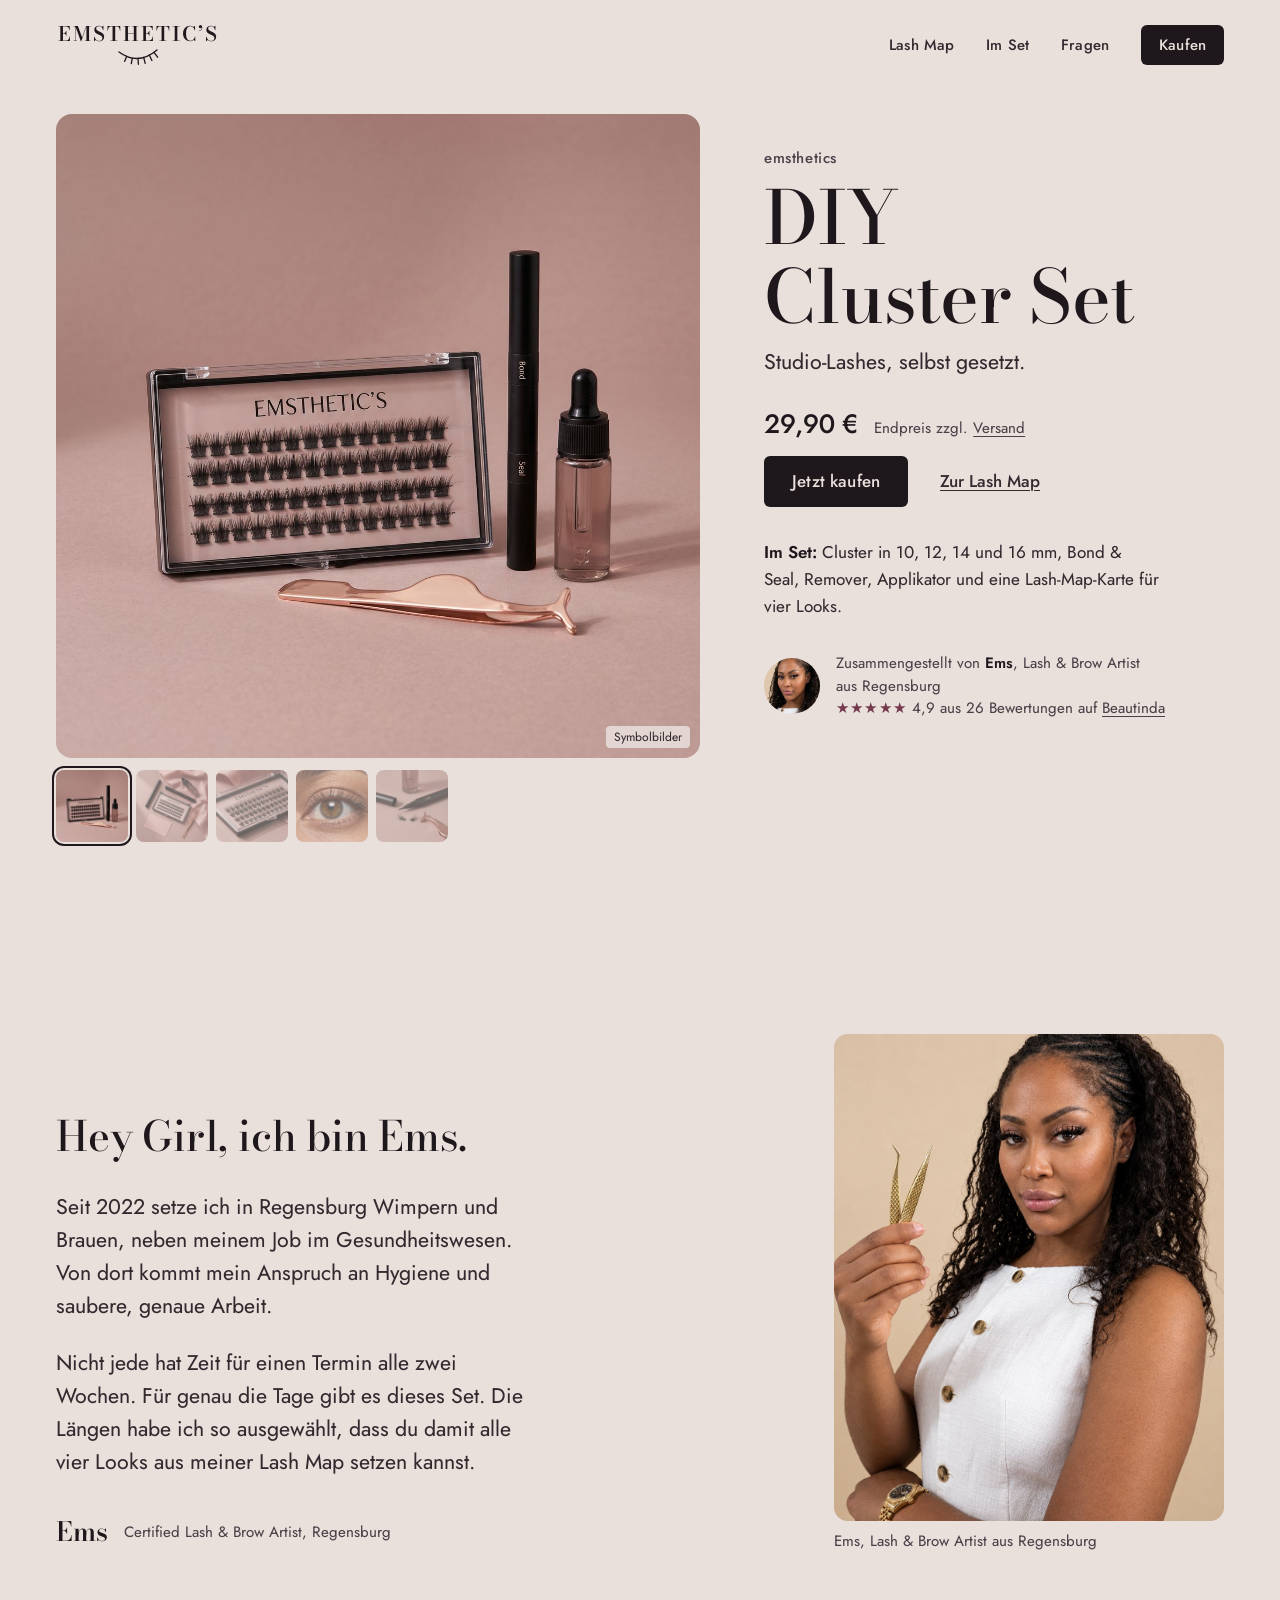
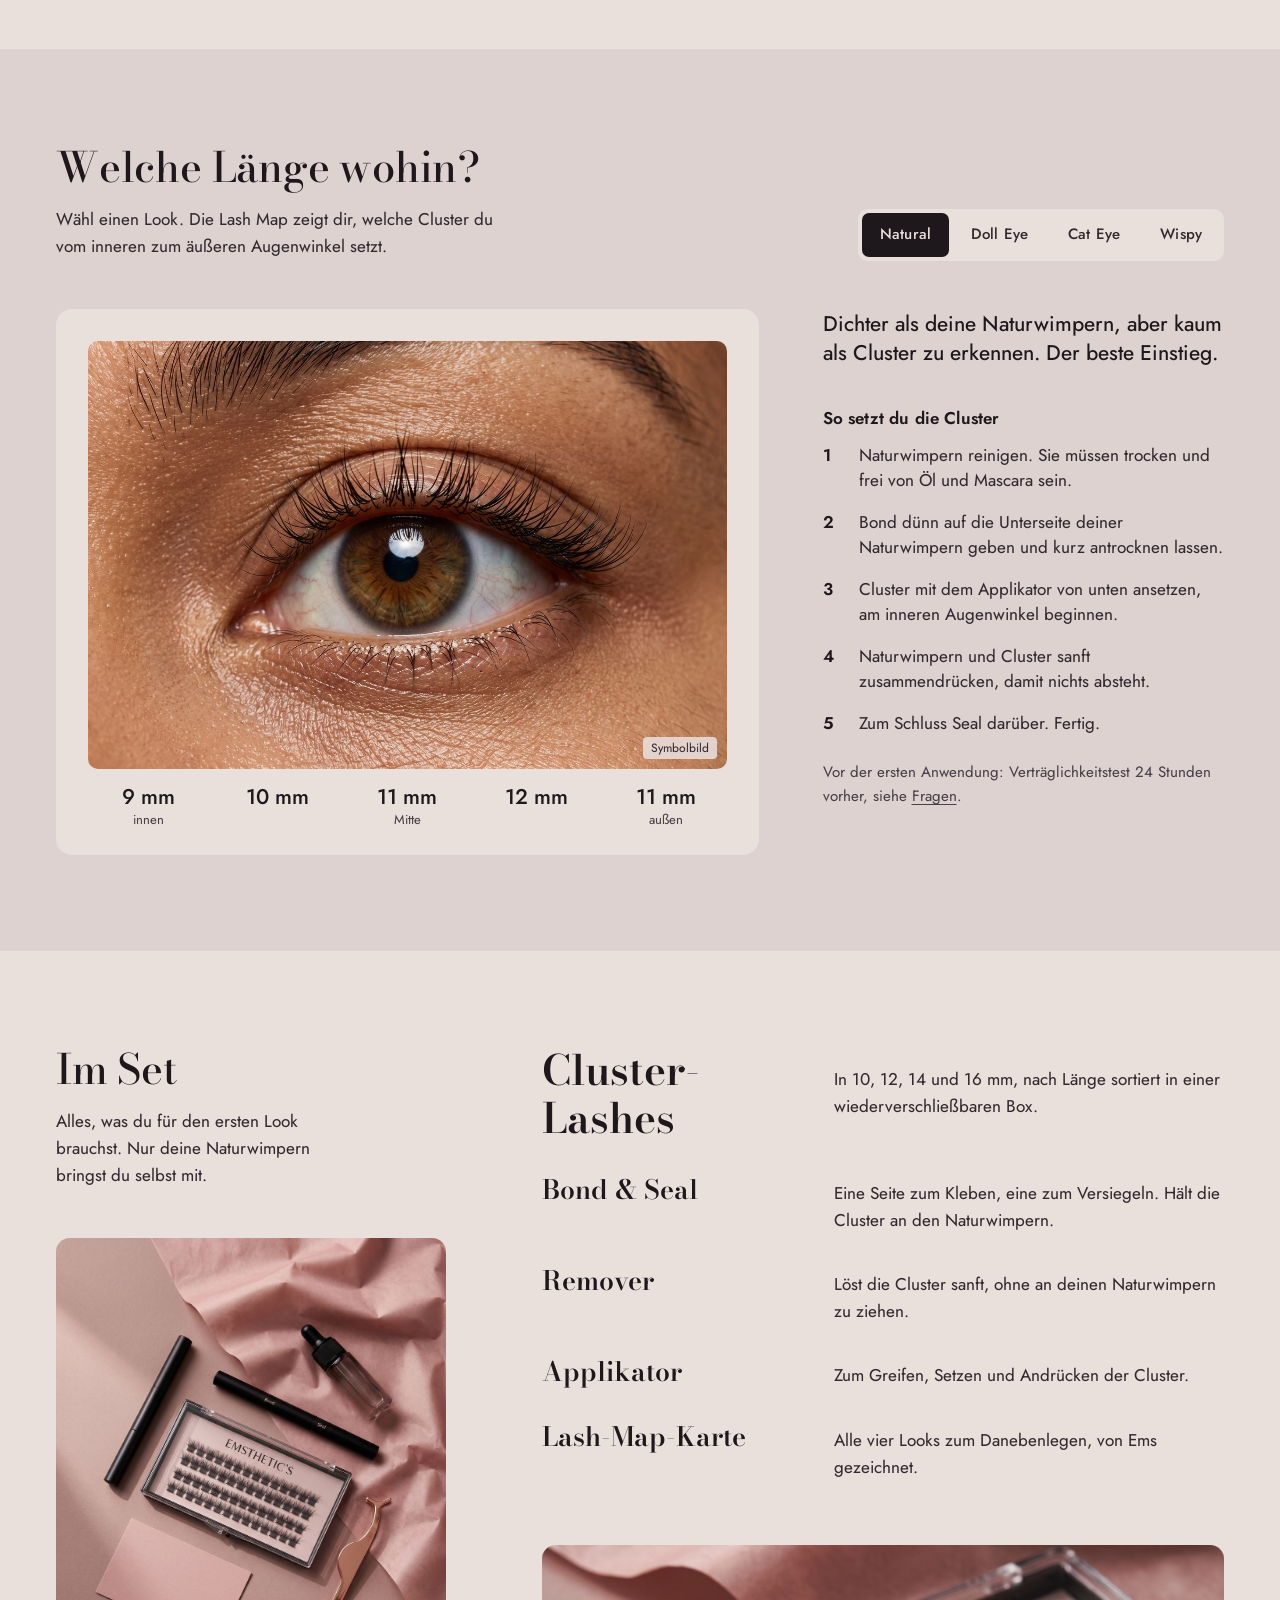
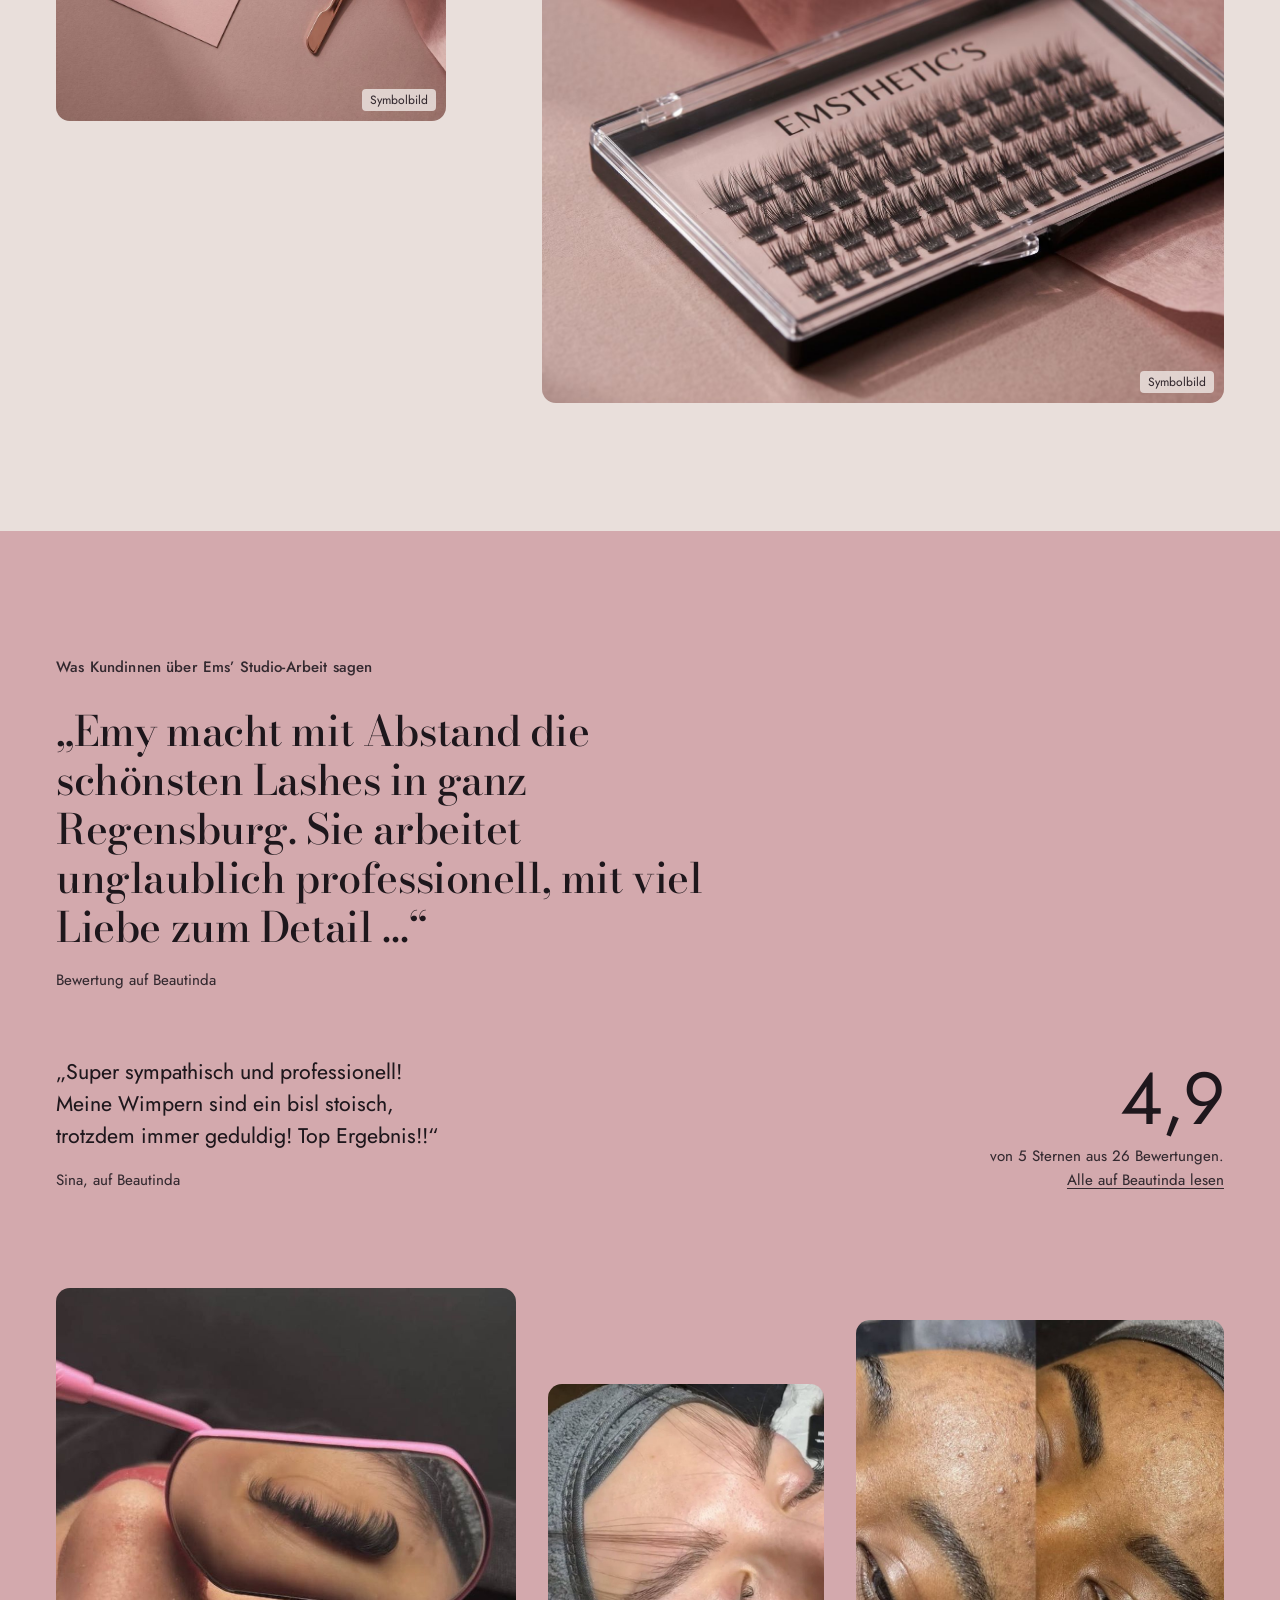
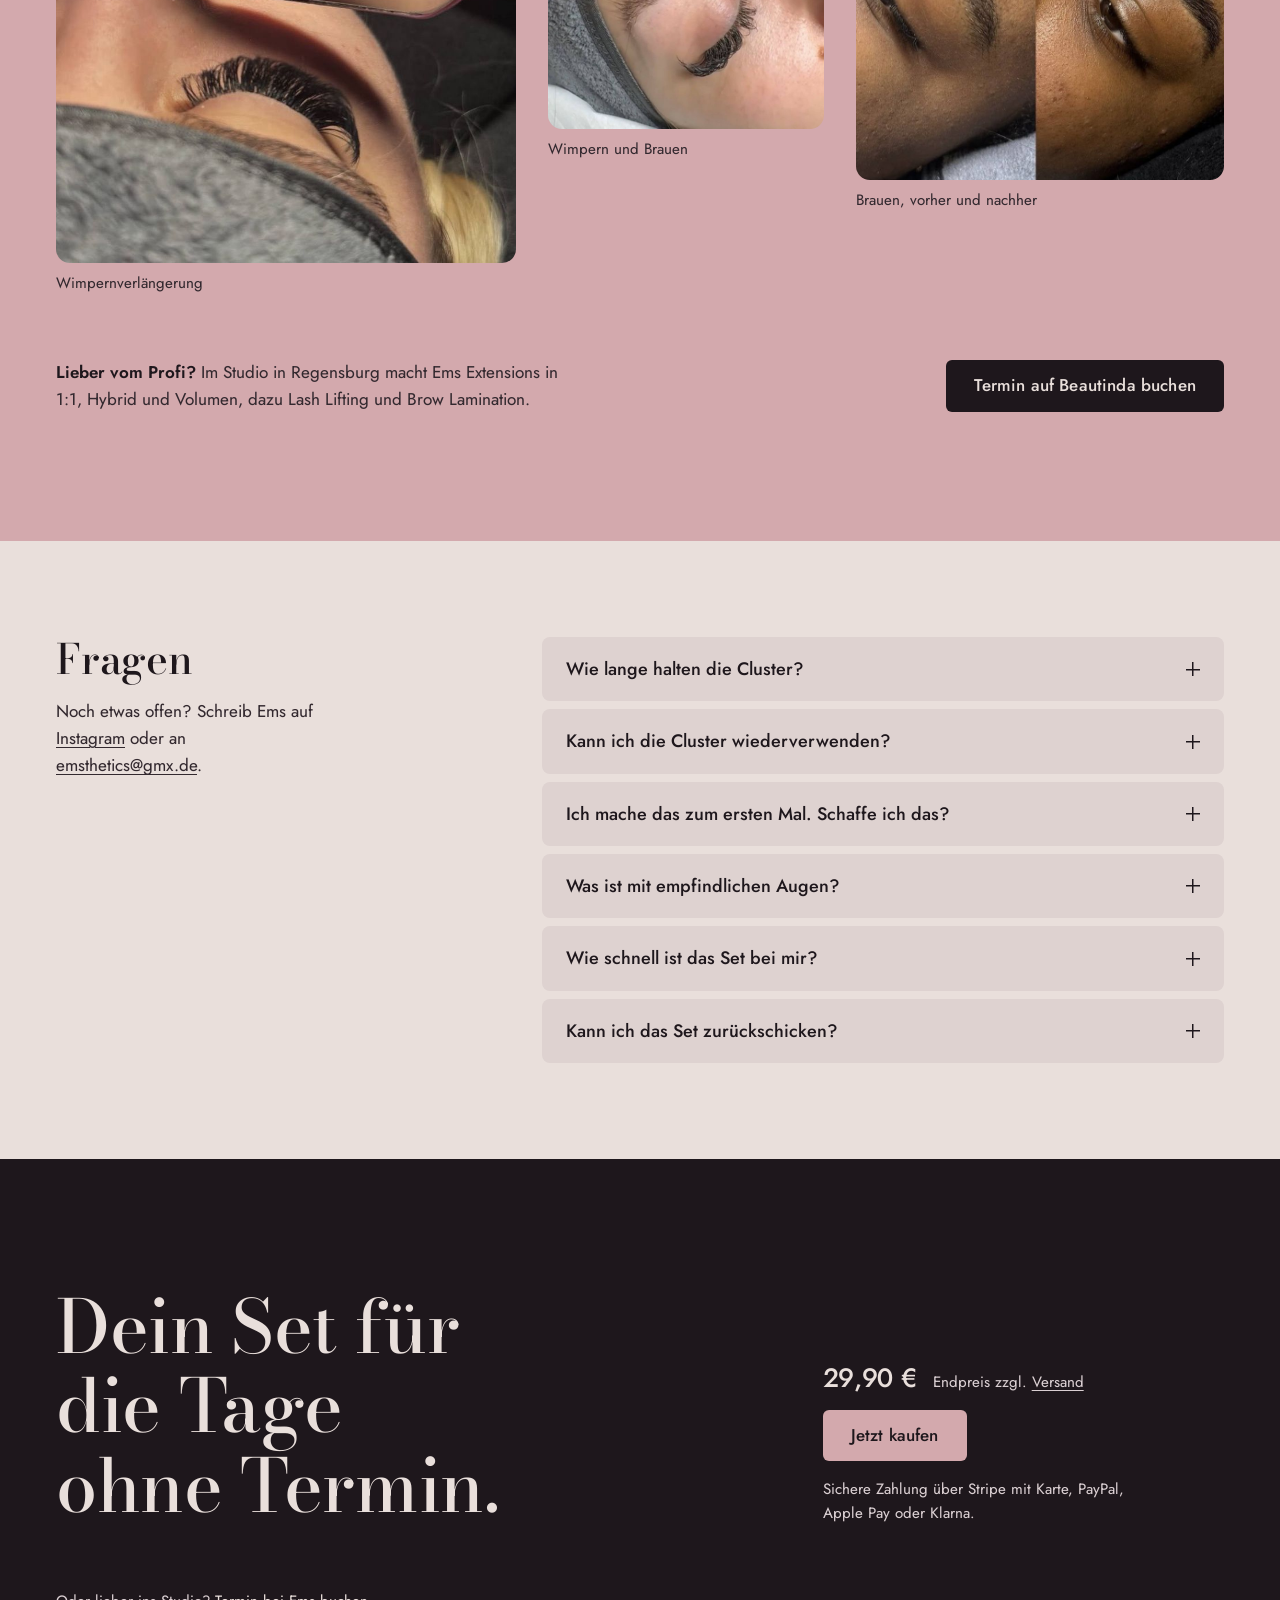
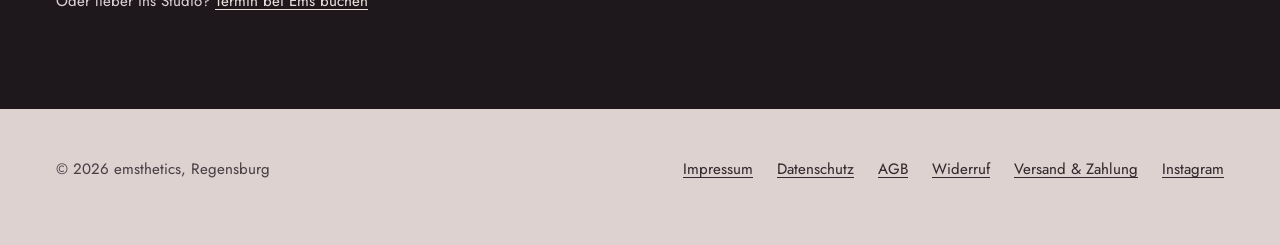
<file: index.html>
<!doctype html>
<html lang="de">
<head>
  <meta charset="utf-8">
  <meta name="viewport" content="width=device-width, initial-scale=1">
  <!-- VORSCHAU: noindex vor dem Livegang entfernen -->
  <meta name="robots" content="noindex, nofollow">
  <title>DIY Cluster Set von emsthetics | Studio-Lashes für zuhause</title>
  <meta name="description" content="Cluster-Lashes zum Selbstsetzen, zusammengestellt von Ems, Lash & Brow Artistin aus Regensburg. Mit Bond & Seal, Remover und Lash Map für vier Looks.">
  <meta name="theme-color" content="#e9dfdb">
  <meta property="og:title" content="DIY Cluster Set von emsthetics">
  <meta property="og:description" content="Studio-Lashes, selbst gesetzt. Zusammengestellt von Ems aus Regensburg.">
  <meta property="og:type" content="website">
  <link rel="icon" href="assets/img/favicon.svg" type="image/svg+xml">
  <link rel="preload" href="assets/img/set-packshot.jpg" as="image" fetchpriority="high">
  <link rel="preload" href="assets/fonts/bodoni-moda-latin.woff2" as="font" type="font/woff2" crossorigin>
  <link rel="preload" href="assets/fonts/jost-latin.woff2" as="font" type="font/woff2" crossorigin>
  <link rel="stylesheet" href="assets/css/style.css">
</head>
<body>
  <a class="skip" href="#inhalt">Zum Inhalt</a>

  <header class="site-header">
    <div class="wrap">
      <a class="brand" href="./" aria-label="emsthetics Startseite">
        <span class="brand__word">EMSTHETIC’S</span>
        <svg class="brand__eye" viewBox="0 0 44 20" fill="none" stroke="currentColor" stroke-width="1.3" stroke-linecap="round" aria-hidden="true">
          <path d="M3 6Q22 20 41 4"/>
          <path d="M10.6 10.4 8.6 15.4M16.3 12.1l-1 5.5M22 12.5l.4 5.8M27.7 11.5l1.5 5.8M33.4 9.2l2.5 5.4M38 6.4l3.6 4.8"/>
        </svg>
      </a>
      <nav class="nav" aria-label="Hauptnavigation">
        <a href="#lash-map">Lash Map</a>
        <a href="#set">Im Set</a>
        <a href="#fragen">Fragen</a>
        <a class="btn btn--sm" href="#kaufen" data-checkout>Kaufen</a>
      </nav>
    </div>
  </header>

  <main id="inhalt">

    <!-- HERO: Produkt zuerst, damit sofort klar ist, worum es geht -->
    <section class="hero" aria-labelledby="hero-title">
      <div class="wrap hero__grid">
        <div class="pg">
          <!-- KI-Symbolbilder (Gemini), vor Livegang durch echte Produktfotos ersetzen -->
          <div class="pg__frame">
            <div class="pg__track" id="pg-track" tabindex="0" aria-label="Produktbilder, zum Wechseln wischen">
            <figure class="pg__slide"><img src="assets/img/set-packshot.jpg" width="1200" height="1200" fetchpriority="high" decoding="async" alt="Das DIY Cluster Set: Box mit Clustern, Bond &amp; Seal, Remover und Applikator"></figure>
            <figure class="pg__slide"><img src="assets/img/set-flatlay.jpg" width="1000" height="1241" loading="lazy" decoding="async" alt="Alle Teile des Sets von oben"></figure>
            <figure class="pg__slide"><img src="assets/img/set-box-makro.jpg" width="1400" height="939" loading="lazy" decoding="async" alt="Cluster in vier Längen, sortiert in der Box"></figure>
            <figure class="pg__slide"><img src="assets/img/lash-natural.jpg" width="1200" height="805" loading="lazy" decoding="async" alt="Auge mit Cluster-Lashes im Look Natural"></figure>
            <figure class="pg__slide"><img src="assets/img/set-detail.jpg" width="1200" height="1200" loading="lazy" decoding="async" alt="Bond &amp; Seal Stift mit feiner Spitze und einzelne Cluster"></figure>
            </div>
            <span class="ki-label">Symbolbilder</span>
          </div>
          <div class="pg__thumbs" aria-label="Bild auswählen">
          <button type="button" aria-label="Bild 1: Set" aria-current="true"><img src="assets/img/thumb-set-packshot.jpg" width="160" height="160" alt=""></button>
          <button type="button" aria-label="Bild 2: Alles im Set" aria-current="false"><img src="assets/img/thumb-set-flatlay.jpg" width="160" height="160" alt=""></button>
          <button type="button" aria-label="Bild 3: Cluster-Box" aria-current="false"><img src="assets/img/thumb-set-box-makro.jpg" width="160" height="160" alt=""></button>
          <button type="button" aria-label="Bild 4: Am Auge" aria-current="false"><img src="assets/img/thumb-lash-natural.jpg" width="160" height="160" alt=""></button>
          <button type="button" aria-label="Bild 5: Bond &amp; Seal" aria-current="false"><img src="assets/img/thumb-set-detail.jpg" width="160" height="160" alt=""></button>
          </div>
        </div>

        <div class="hero__info">
          <p class="hero__kicker">emsthetics</p>
          <h1 id="hero-title">DIY Cluster Set</h1>
          <p class="hero__tagline">Studio-Lashes, selbst gesetzt.</p>

          <div class="buy" id="hero-buy">
            <p class="price">
              <!-- PLATZHALTER: Preis + Hinweis anpassen -->
              <span class="price__amount" data-price>29,90&nbsp;€</span>
              <span class="price__note">Endpreis zzgl. <a href="versand.html">Versand</a></span>
            </p>
            <div class="buy__actions">
              <a class="btn" href="#kaufen" data-checkout>Jetzt kaufen</a>
              <a class="link-quiet" href="#lash-map">Zur Lash Map</a>
            </div>
          </div>

          <!-- PLATZHALTER: an den echten Set-Inhalt anpassen -->
          <p class="hero__contents"><strong>Im Set:</strong> Cluster in 10, 12, 14 und 16 mm, Bond &amp; Seal, Remover, Applikator und eine Lash-Map-Karte für vier Looks.</p>

          <div class="by-ems">
            <img src="assets/img/ems-avatar.jpg" width="144" height="144" alt="">
            <p>Zusammengestellt von <strong>Ems</strong>, Lash &amp; Brow Artist aus Regensburg<br><span class="stars" aria-hidden="true">★★★★★</span> 4,9 aus 26 Bewertungen auf <a href="https://beautinda.de/artist/fUSm0AsC8kNRrEc2CpgLHMmDyXz2" rel="noopener">Beautinda</a></p>
          </div>
        </div>
      </div>
    </section>

    <!-- VON EMS -->
    <section class="letter" aria-labelledby="ems-title">
      <div class="wrap letter__grid">
        <div>
          <h2 id="ems-title">Hey Girl, ich bin Ems.</h2>
          <div class="letter__body">
            <!-- PLATZHALTER: Text mit Ems abstimmen -->
            <p>Seit 2022 setze ich in Regensburg Wimpern und Brauen, neben meinem Job im Gesundheitswesen. Von dort kommt mein Anspruch an Hygiene und saubere, genaue Arbeit.</p>
            <p>Nicht jede hat Zeit für einen Termin alle zwei Wochen. Für genau die Tage gibt es dieses Set. Die Längen habe ich so ausgewählt, dass du damit alle vier Looks aus meiner Lash Map setzen kannst.</p>
          </div>
          <div class="letter__sign">
            <span class="letter__sign-name">Ems</span>
            <span class="letter__sign-meta">Certified Lash &amp; Brow Artist, Regensburg</span>
          </div>
        </div>

        <figure class="letter__figure">
          <img src="assets/img/ems.jpg" width="1254" height="1254" loading="lazy" decoding="async" alt="Ems, Lash &amp; Brow Artistin aus Regensburg, mit ihrer Wimpern-Pinzette">
          <figcaption>Ems, Lash &amp; Brow Artist aus Regensburg</figcaption>
        </figure>
      </div>
    </section>

    <!-- LASH MAP -->
    <section class="map" id="lash-map" aria-labelledby="map-title">
      <div class="wrap">
        <div class="map__head">
          <div>
            <h2 id="map-title">Welche Länge wohin?</h2>
            <p>Wähl einen Look. Die Lash Map zeigt dir, welche Cluster du vom inneren zum äußeren Augenwinkel setzt.</p>
          </div>
          <div class="looks" role="tablist" aria-label="Look auswählen">
            <button type="button" role="tab" aria-selected="true" aria-controls="map-panel" data-look="natural">Natural</button>
            <button type="button" role="tab" aria-selected="false" aria-controls="map-panel" data-look="doll">Doll Eye</button>
            <button type="button" role="tab" aria-selected="false" aria-controls="map-panel" data-look="cat">Cat Eye</button>
            <button type="button" role="tab" aria-selected="false" aria-controls="map-panel" data-look="wispy">Wispy</button>
          </div>
        </div>

        <div class="map__grid" id="map-panel" role="tabpanel" aria-labelledby="map-title">
          <div class="map__stage">
            <!-- KI-Symbolbilder (Gemini), vor Livegang durch echte Fotos ersetzen -->
            <figure class="look-photo">
              <img id="look-img" src="assets/img/lash-natural.jpg" width="1200" height="805" loading="lazy" decoding="async" alt="Auge mit Cluster-Lashes im Look Natural">
              <figcaption class="ki-label">Symbolbild</figcaption>
            </figure>
            <ol class="zones" id="zones" aria-label="Längen von innen nach außen">
              <li><span class="mm">9 mm</span><span class="where">innen</span></li>
              <li><span class="mm">10 mm</span><span class="where">&nbsp;</span></li>
              <li><span class="mm">11 mm</span><span class="where">Mitte</span></li>
              <li><span class="mm">12 mm</span><span class="where">&nbsp;</span></li>
              <li><span class="mm">11 mm</span><span class="where">außen</span></li>
            </ol>
          </div>

          <div>
            <p class="look-text" id="look-text" aria-live="polite">Dichter als deine Naturwimpern, aber kaum als Cluster zu erkennen. Der beste Einstieg.</p>

            <div class="steps">
              <h3>So setzt du die Cluster</h3>
              <ol>
                <li>Naturwimpern reinigen. Sie müssen trocken und frei von Öl und Mascara sein.</li>
                <li>Bond dünn auf die Unterseite deiner Naturwimpern geben und kurz antrocknen lassen.</li>
                <li>Cluster mit dem Applikator von unten ansetzen, am inneren Augenwinkel beginnen.</li>
                <li>Naturwimpern und Cluster sanft zusammendrücken, damit nichts absteht.</li>
                <li>Zum Schluss Seal darüber. Fertig.</li>
              </ol>
              <p class="steps__hint">Vor der ersten Anwendung: Verträglichkeitstest 24 Stunden vorher, siehe <a href="#fragen">Fragen</a>.</p>
            </div>
          </div>
        </div>
      </div>
    </section>

    <!-- IM SET -->
    <section class="set" id="set" aria-labelledby="set-title">
      <div class="wrap set__grid">
        <div class="set__intro">
          <h2 id="set-title">Im Set</h2>
          <p>Alles, was du für den ersten Look brauchst. Nur deine Naturwimpern bringst du selbst mit.</p>
          <!-- KI-Symbolbild (Gemini), vor Livegang durch ein echtes Produktfoto ersetzen -->
          <figure class="set__photo">
            <img src="assets/img/set-flatlay.jpg" width="1000" height="1241" loading="lazy" decoding="async" alt="Das DIY Cluster Set: Box mit Clustern, Bond &amp; Seal, Remover, Applikator und Karte">
            <figcaption class="ki-label">Symbolbild</figcaption>
          </figure>
        </div>
        <div>
        <!-- PLATZHALTER: Inhalt an das echte Set anpassen -->
        <dl class="contents">
          <div>
            <dt>Cluster-Lashes</dt>
            <dd>In 10, 12, 14 und 16 mm, nach Länge sortiert in einer wiederverschließbaren Box.</dd>
          </div>
          <div>
            <dt>Bond &amp; Seal</dt>
            <dd>Eine Seite zum Kleben, eine zum Versiegeln. Hält die Cluster an den Naturwimpern.</dd>
          </div>
          <div>
            <dt>Remover</dt>
            <dd>Löst die Cluster sanft, ohne an deinen Naturwimpern zu ziehen.</dd>
          </div>
          <div>
            <dt>Applikator</dt>
            <dd>Zum Greifen, Setzen und Andrücken der Cluster.</dd>
          </div>
          <div>
            <dt>Lash-Map-Karte</dt>
            <dd>Alle vier Looks zum Danebenlegen, von Ems gezeichnet.</dd>
          </div>
        </dl>
        <figure class="set__macro">
          <img src="assets/img/set-box-makro.jpg" width="1400" height="939" loading="lazy" decoding="async" alt="Nahaufnahme der Box mit Cluster-Lashes in Reihen">
          <figcaption class="ki-label">Symbolbild</figcaption>
        </figure>
        </div>
      </div>
    </section>

    <!-- STIMMEN -->
    <section class="voices" aria-labelledby="voices-title">
      <div class="wrap">
        <h2 class="voices__label" id="voices-title">Was Kundinnen über Ems’ Studio-Arbeit sagen</h2>
        <blockquote class="voices__main">
          <p>„Emy macht mit Abstand die schönsten Lashes in ganz Regensburg. Sie arbeitet unglaublich professionell, mit viel Liebe zum Detail …“</p>
          <footer>Bewertung auf Beautinda</footer>
        </blockquote>

        <div class="voices__row">
          <blockquote class="voices__second">
            <p>„Super sympathisch und professionell! Meine Wimpern sind ein bisl stoisch, trotzdem immer geduldig! Top Ergebnis!!“</p>
            <footer>Sina, auf Beautinda</footer>
          </blockquote>
          <div class="rating">
            <div class="rating__num">4,9</div>
            <p>von 5 Sternen aus 26 Bewertungen.<br><a href="https://beautinda.de/artist/fUSm0AsC8kNRrEc2CpgLHMmDyXz2" rel="noopener">Alle auf Beautinda lesen</a></p>
          </div>
        </div>

        <!-- Fotos aus Ems' Beautinda-Galerie (Studio-Arbeit, nicht das Set) -->
        <div class="gallery" role="list" aria-label="Ergebnisse aus Ems’ Studio">
          <figure role="listitem">
            <img src="assets/img/studio-extensions.jpg" width="800" height="1000" loading="lazy" decoding="async" alt="Wimpernverlängerung, Ergebnis im Handspiegel">
            <figcaption>Wimpernverlängerung</figcaption>
          </figure>
          <figure role="listitem">
            <img src="assets/img/studio-wimpern-brauen.jpg" width="800" height="1000" loading="lazy" decoding="async" alt="Wimpernverlängerung und gestylte Brauen">
            <figcaption>Wimpern und Brauen</figcaption>
          </figure>
          <figure role="listitem">
            <img src="assets/img/studio-brauen-vorher-nachher.jpg" width="800" height="1000" loading="lazy" decoding="async" alt="Brauen vorher und nachher">
            <figcaption>Brauen, vorher und nachher</figcaption>
          </figure>
        </div>

        <div class="studio-cta">
          <p><strong>Lieber vom Profi?</strong> Im Studio in Regensburg macht Ems Extensions in 1:1, Hybrid und Volumen, dazu Lash Lifting und Brow Lamination.</p>
          <a class="btn" href="https://beautinda.de/artist/fUSm0AsC8kNRrEc2CpgLHMmDyXz2" rel="noopener">Termin auf Beautinda buchen</a>
        </div>
      </div>
    </section>

    <!-- FRAGEN -->
    <section class="faq" id="fragen" aria-labelledby="faq-title">
      <div class="wrap faq__grid">
        <div>
          <h2 id="faq-title">Fragen</h2>
          <p class="faq__aside">Noch etwas offen? Schreib Ems auf <a href="https://www.instagram.com/_emsthetics._/" rel="noopener">Instagram</a> oder an <a href="mailto:emsthetics@gmx.de">emsthetics@gmx.de</a>.</p>
        </div>
        <!-- PLATZHALTER: Antworten mit Ems pruefen (Haltbarkeit, Versandzeit, Rueckgabe) -->
        <div class="faq__list">
          <details>
            <summary>Wie lange halten die Cluster?</summary>
            <div><p>Mit Bond und Seal in der Regel mehrere Tage. Wie lange genau, hängt von deinen Naturwimpern ab und davon, wie viel Öl an die Augen kommt, zum Beispiel durch Make-up-Entferner oder Gesichtscreme.</p></div>
          </details>
          <details>
            <summary>Kann ich die Cluster wiederverwenden?</summary>
            <div><p>Ja, wenn du sie mit dem Remover vorsichtig löst und die Bond-Reste entfernst. Danach legst du sie zurück in die Box.</p></div>
          </details>
          <details>
            <summary>Ich mache das zum ersten Mal. Schaffe ich das?</summary>
            <div><p>Ja. Fang mit dem Natural-Look und den kürzeren Clustern an. Beim ersten Mal brauchst du länger, nach ein paar Runden sitzt der Ablauf.</p></div>
          </details>
          <details>
            <summary>Was ist mit empfindlichen Augen?</summary>
            <div><p>Mach 24 Stunden vor der ersten Anwendung einen Verträglichkeitstest: etwas Bond auf die Haut hinter dem Ohr oder in die Armbeuge. Bei Rötung, Brennen oder Jucken das Set nicht verwenden. Bei Augenerkrankungen oder nach einer Augen-OP vorher ärztlich abklären.</p></div>
          </details>
          <details>
            <summary>Wie schnell ist das Set bei mir?</summary>
            <div><p>Ems verschickt innerhalb von 1 bis 2 Werktagen. Versandkosten und Versandart findest du unter <a href="versand.html">Versand &amp; Zahlung</a>.</p></div>
          </details>
          <details>
            <summary>Kann ich das Set zurückschicken?</summary>
            <div><p>Ungeöffnet und versiegelt innerhalb von 14 Tagen. Aus hygienischen Gründen ist die Rückgabe ausgeschlossen, sobald die Versiegelung geöffnet wurde. Alle Details stehen in der <a href="widerruf.html">Widerrufsbelehrung</a>.</p></div>
          </details>
        </div>
      </div>
    </section>

    <!-- KAUFEN -->
    <section class="cta" id="kaufen" aria-labelledby="cta-title">
      <div class="wrap">
        <div class="cta__grid">
          <h2 id="cta-title">Dein Set für die Tage ohne Termin.</h2>
          <div class="cta__buy">
            <p class="price">
              <span class="price__amount" data-price>29,90&nbsp;€</span>
              <span class="price__note">Endpreis zzgl. <a href="versand.html" style="color:inherit">Versand</a></span>
            </p>
            <a class="btn btn--blush" href="#kaufen" data-checkout>Jetzt kaufen</a>
            <!-- PLATZHALTER: nur Zahlarten nennen, die in Stripe aktiv sind -->
            <p class="cta__pay">Sichere Zahlung über Stripe mit Karte, PayPal, Apple Pay oder Klarna.</p>
          </div>
        </div>
        <p class="cta__alt">Oder lieber ins Studio? <a href="https://beautinda.de/artist/fUSm0AsC8kNRrEc2CpgLHMmDyXz2" rel="noopener">Termin bei Ems buchen</a></p>
      </div>
    </section>
  </main>

  <footer class="site-footer">
    <div class="wrap">
      <p>© <span data-year>2026</span> emsthetics, Regensburg</p>
      <nav aria-label="Rechtliches">
        <a href="impressum.html">Impressum</a>
        <a href="datenschutz.html">Datenschutz</a>
        <a href="agb.html">AGB</a>
        <a href="widerruf.html">Widerruf</a>
        <a href="versand.html">Versand &amp; Zahlung</a>
        <a href="https://www.instagram.com/_emsthetics._/" rel="noopener">Instagram</a>
      </nav>
    </div>
  </footer>

  <div class="buybar" id="buybar" aria-hidden="true">
    <span class="buybar__label"><span>DIY Cluster Set</span><strong data-price>29,90&nbsp;€</strong></span>
    <a class="btn btn--blush btn--sm" href="#kaufen" data-checkout tabindex="-1">Kaufen</a>
  </div>

  <script src="assets/js/main.js" defer></script>
</body>
</html>
</file>
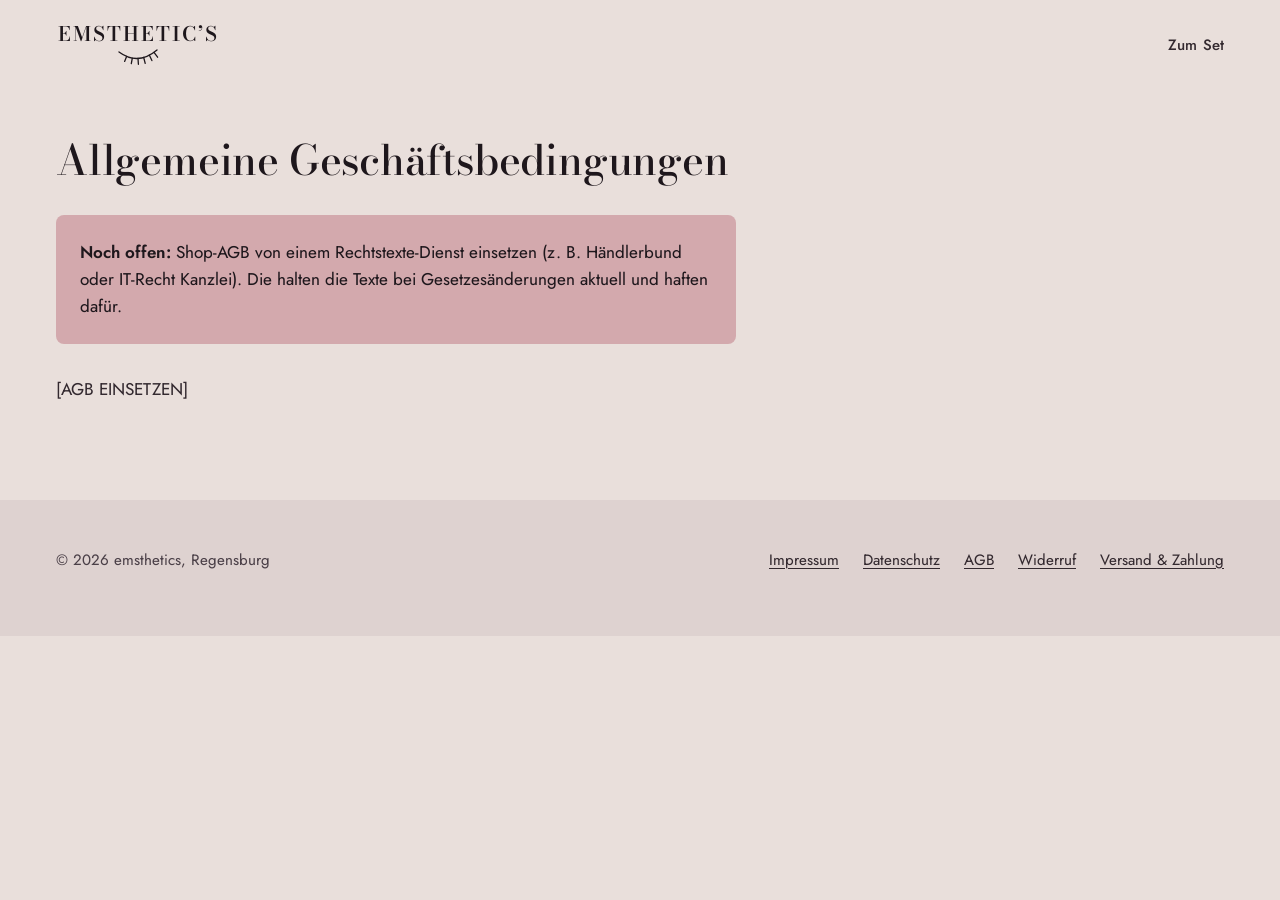
<file: agb.html>
<!doctype html>
<html lang="de">
<head>
  <meta charset="utf-8">
  <meta name="viewport" content="width=device-width, initial-scale=1">
  <title>Allgemeine Geschäftsbedingungen | emsthetics</title>
  <meta name="robots" content="noindex, nofollow">
  <link rel="icon" href="assets/img/favicon.svg" type="image/svg+xml">
  <link rel="stylesheet" href="assets/css/style.css">
</head>
<body>
  <header class="site-header">
    <div class="wrap">
      <a class="brand" href="./" aria-label="emsthetics Startseite">
        <span class="brand__word">EMSTHETIC’S</span>
        <svg class="brand__eye" viewBox="0 0 44 20" fill="none" stroke="currentColor" stroke-width="1.3" stroke-linecap="round" aria-hidden="true"><path d="M3 6Q22 20 41 4"/><path d="M10.6 10.4 8.6 15.4M16.3 12.1l-1 5.5M22 12.5l.4 5.8M27.7 11.5l1.5 5.8M33.4 9.2l2.5 5.4M38 6.4l3.6 4.8"/></svg>
      </a>
      <nav class="nav" aria-label="Hauptnavigation"><a href="./">Zum Set</a></nav>
    </div>
  </header>
  <main class="legal">
    <div class="wrap">
      <h1>Allgemeine Geschäftsbedingungen</h1>
      <div class="todo"><strong>Noch offen:</strong> Shop-AGB von einem Rechtstexte-Dienst einsetzen (z. B. Händlerbund oder IT-Recht Kanzlei). Die halten die Texte bei Gesetzesänderungen aktuell und haften dafür.</div>
      <p>[AGB EINSETZEN]</p>
    </div>
  </main>
  <footer class="site-footer">
    <div class="wrap">
      <p>© 2026 emsthetics, Regensburg</p>
      <nav aria-label="Rechtliches"><a href="impressum.html">Impressum</a><a href="datenschutz.html">Datenschutz</a><a href="agb.html">AGB</a><a href="widerruf.html">Widerruf</a><a href="versand.html">Versand &amp; Zahlung</a></nav>
    </div>
  </footer>
</body>
</html>
</file>
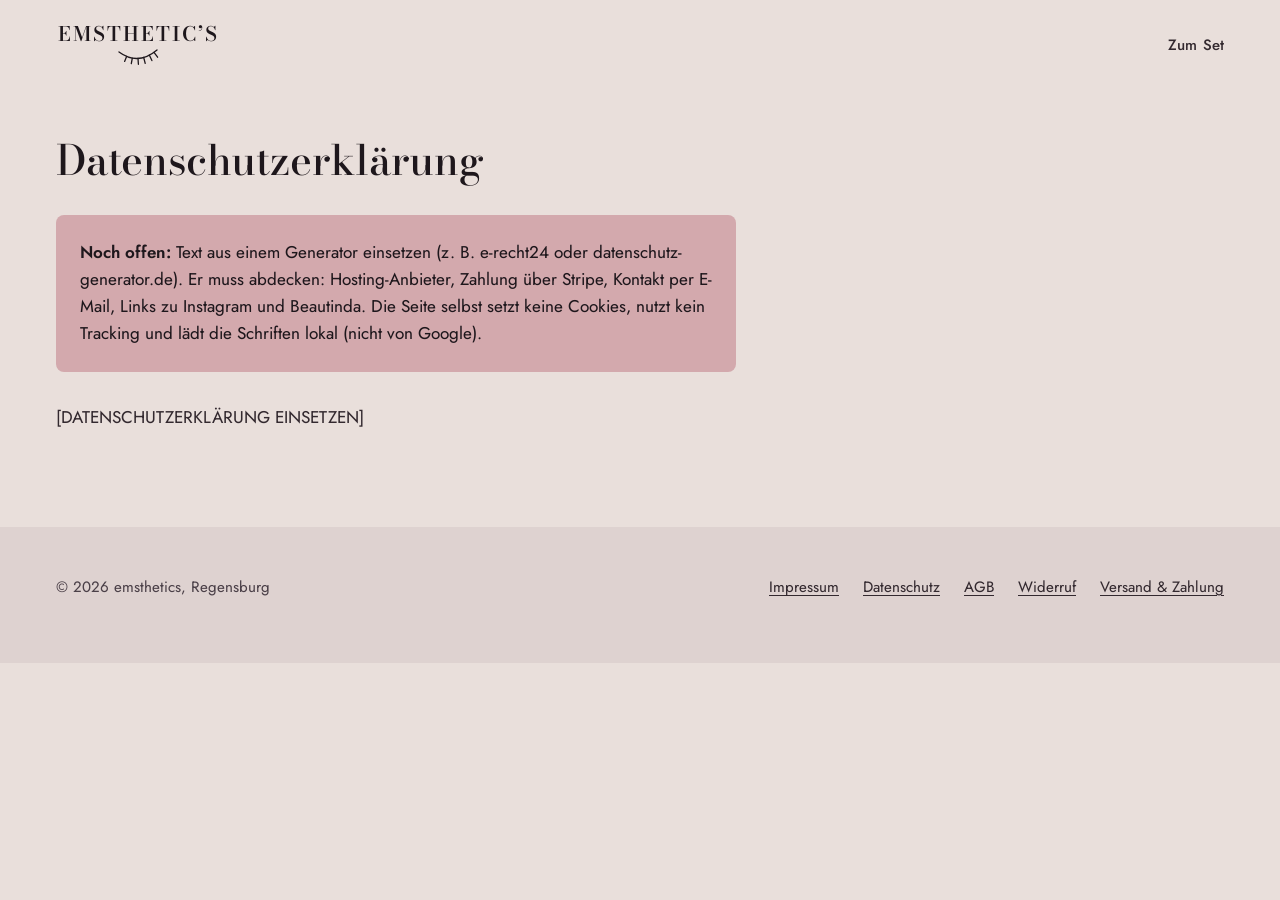
<file: datenschutz.html>
<!doctype html>
<html lang="de">
<head>
  <meta charset="utf-8">
  <meta name="viewport" content="width=device-width, initial-scale=1">
  <title>Datenschutzerklärung | emsthetics</title>
  <meta name="robots" content="noindex, nofollow">
  <link rel="icon" href="assets/img/favicon.svg" type="image/svg+xml">
  <link rel="stylesheet" href="assets/css/style.css">
</head>
<body>
  <header class="site-header">
    <div class="wrap">
      <a class="brand" href="./" aria-label="emsthetics Startseite">
        <span class="brand__word">EMSTHETIC’S</span>
        <svg class="brand__eye" viewBox="0 0 44 20" fill="none" stroke="currentColor" stroke-width="1.3" stroke-linecap="round" aria-hidden="true"><path d="M3 6Q22 20 41 4"/><path d="M10.6 10.4 8.6 15.4M16.3 12.1l-1 5.5M22 12.5l.4 5.8M27.7 11.5l1.5 5.8M33.4 9.2l2.5 5.4M38 6.4l3.6 4.8"/></svg>
      </a>
      <nav class="nav" aria-label="Hauptnavigation"><a href="./">Zum Set</a></nav>
    </div>
  </header>
  <main class="legal">
    <div class="wrap">
      <h1>Datenschutzerklärung</h1>
      <div class="todo"><strong>Noch offen:</strong> Text aus einem Generator einsetzen (z. B. e-recht24 oder datenschutz-generator.de). Er muss abdecken: Hosting-Anbieter, Zahlung über Stripe, Kontakt per E-Mail, Links zu Instagram und Beautinda. Die Seite selbst setzt keine Cookies, nutzt kein Tracking und lädt die Schriften lokal (nicht von Google).</div>
      <p>[DATENSCHUTZERKLÄRUNG EINSETZEN]</p>
    </div>
  </main>
  <footer class="site-footer">
    <div class="wrap">
      <p>© 2026 emsthetics, Regensburg</p>
      <nav aria-label="Rechtliches"><a href="impressum.html">Impressum</a><a href="datenschutz.html">Datenschutz</a><a href="agb.html">AGB</a><a href="widerruf.html">Widerruf</a><a href="versand.html">Versand &amp; Zahlung</a></nav>
    </div>
  </footer>
</body>
</html>
</file>
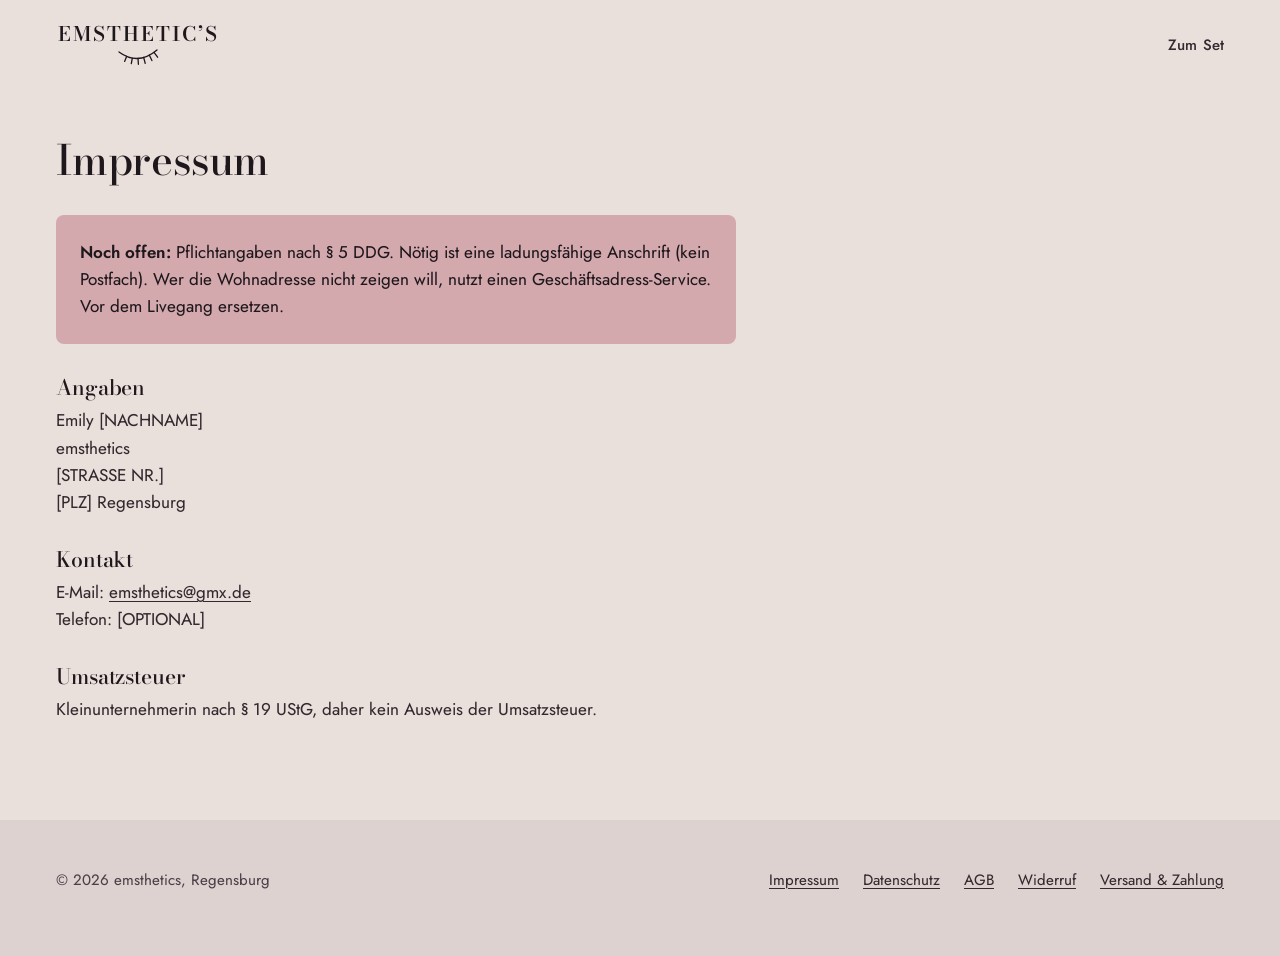
<file: impressum.html>
<!doctype html>
<html lang="de">
<head>
  <meta charset="utf-8">
  <meta name="viewport" content="width=device-width, initial-scale=1">
  <title>Impressum | emsthetics</title>
  <meta name="robots" content="noindex, nofollow">
  <link rel="icon" href="assets/img/favicon.svg" type="image/svg+xml">
  <link rel="stylesheet" href="assets/css/style.css">
</head>
<body>
  <header class="site-header">
    <div class="wrap">
      <a class="brand" href="./" aria-label="emsthetics Startseite">
        <span class="brand__word">EMSTHETIC’S</span>
        <svg class="brand__eye" viewBox="0 0 44 20" fill="none" stroke="currentColor" stroke-width="1.3" stroke-linecap="round" aria-hidden="true"><path d="M3 6Q22 20 41 4"/><path d="M10.6 10.4 8.6 15.4M16.3 12.1l-1 5.5M22 12.5l.4 5.8M27.7 11.5l1.5 5.8M33.4 9.2l2.5 5.4M38 6.4l3.6 4.8"/></svg>
      </a>
      <nav class="nav" aria-label="Hauptnavigation"><a href="./">Zum Set</a></nav>
    </div>
  </header>
  <main class="legal">
    <div class="wrap">
      <h1>Impressum</h1>
      <div class="todo"><strong>Noch offen:</strong> Pflichtangaben nach § 5 DDG. Nötig ist eine ladungsfähige Anschrift (kein Postfach). Wer die Wohnadresse nicht zeigen will, nutzt einen Geschäftsadress-Service. Vor dem Livegang ersetzen.</div>
      <h2>Angaben</h2>
      <p>Emily [NACHNAME]<br>emsthetics<br>[STRASSE NR.]<br>[PLZ] Regensburg</p>
      <h2>Kontakt</h2>
      <p>E-Mail: <a href="mailto:emsthetics@gmx.de">emsthetics@gmx.de</a><br>Telefon: [OPTIONAL]</p>
      <h2>Umsatzsteuer</h2>
      <p>Kleinunternehmerin nach § 19 UStG, daher kein Ausweis der Umsatzsteuer.</p>
    </div>
  </main>
  <footer class="site-footer">
    <div class="wrap">
      <p>© 2026 emsthetics, Regensburg</p>
      <nav aria-label="Rechtliches"><a href="impressum.html">Impressum</a><a href="datenschutz.html">Datenschutz</a><a href="agb.html">AGB</a><a href="widerruf.html">Widerruf</a><a href="versand.html">Versand &amp; Zahlung</a></nav>
    </div>
  </footer>
</body>
</html>
</file>
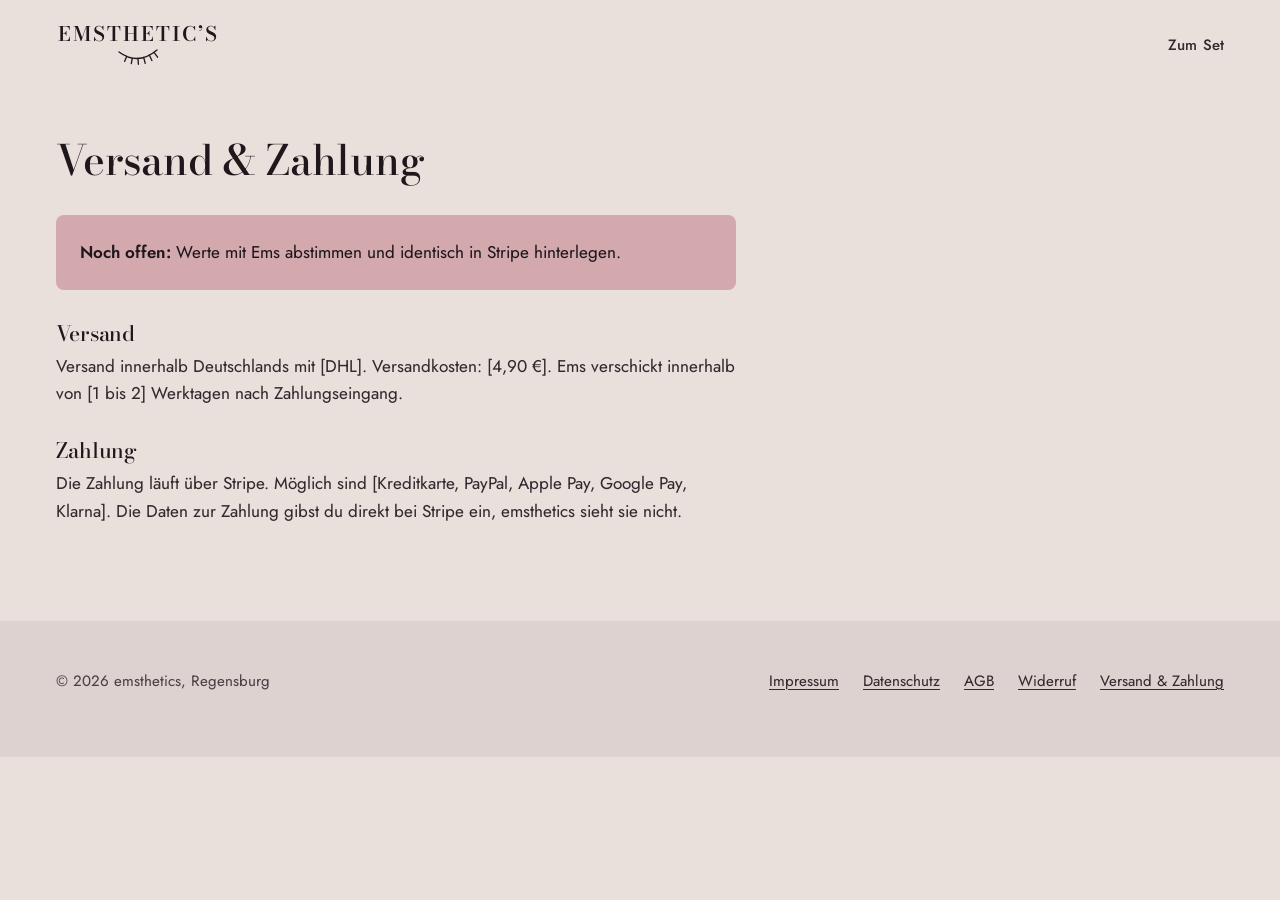
<file: versand.html>
<!doctype html>
<html lang="de">
<head>
  <meta charset="utf-8">
  <meta name="viewport" content="width=device-width, initial-scale=1">
  <title>Versand &amp; Zahlung | emsthetics</title>
  <meta name="robots" content="noindex, nofollow">
  <link rel="icon" href="assets/img/favicon.svg" type="image/svg+xml">
  <link rel="stylesheet" href="assets/css/style.css">
</head>
<body>
  <header class="site-header">
    <div class="wrap">
      <a class="brand" href="./" aria-label="emsthetics Startseite">
        <span class="brand__word">EMSTHETIC’S</span>
        <svg class="brand__eye" viewBox="0 0 44 20" fill="none" stroke="currentColor" stroke-width="1.3" stroke-linecap="round" aria-hidden="true"><path d="M3 6Q22 20 41 4"/><path d="M10.6 10.4 8.6 15.4M16.3 12.1l-1 5.5M22 12.5l.4 5.8M27.7 11.5l1.5 5.8M33.4 9.2l2.5 5.4M38 6.4l3.6 4.8"/></svg>
      </a>
      <nav class="nav" aria-label="Hauptnavigation"><a href="./">Zum Set</a></nav>
    </div>
  </header>
  <main class="legal">
    <div class="wrap">
      <h1>Versand &amp; Zahlung</h1>
      <div class="todo"><strong>Noch offen:</strong> Werte mit Ems abstimmen und identisch in Stripe hinterlegen.</div>
      <h2>Versand</h2>
      <p>Versand innerhalb Deutschlands mit [DHL]. Versandkosten: [4,90 €]. Ems verschickt innerhalb von [1 bis 2] Werktagen nach Zahlungseingang.</p>
      <h2>Zahlung</h2>
      <p>Die Zahlung läuft über Stripe. Möglich sind [Kreditkarte, PayPal, Apple Pay, Google Pay, Klarna]. Die Daten zur Zahlung gibst du direkt bei Stripe ein, emsthetics sieht sie nicht.</p>
    </div>
  </main>
  <footer class="site-footer">
    <div class="wrap">
      <p>© 2026 emsthetics, Regensburg</p>
      <nav aria-label="Rechtliches"><a href="impressum.html">Impressum</a><a href="datenschutz.html">Datenschutz</a><a href="agb.html">AGB</a><a href="widerruf.html">Widerruf</a><a href="versand.html">Versand &amp; Zahlung</a></nav>
    </div>
  </footer>
</body>
</html>
</file>
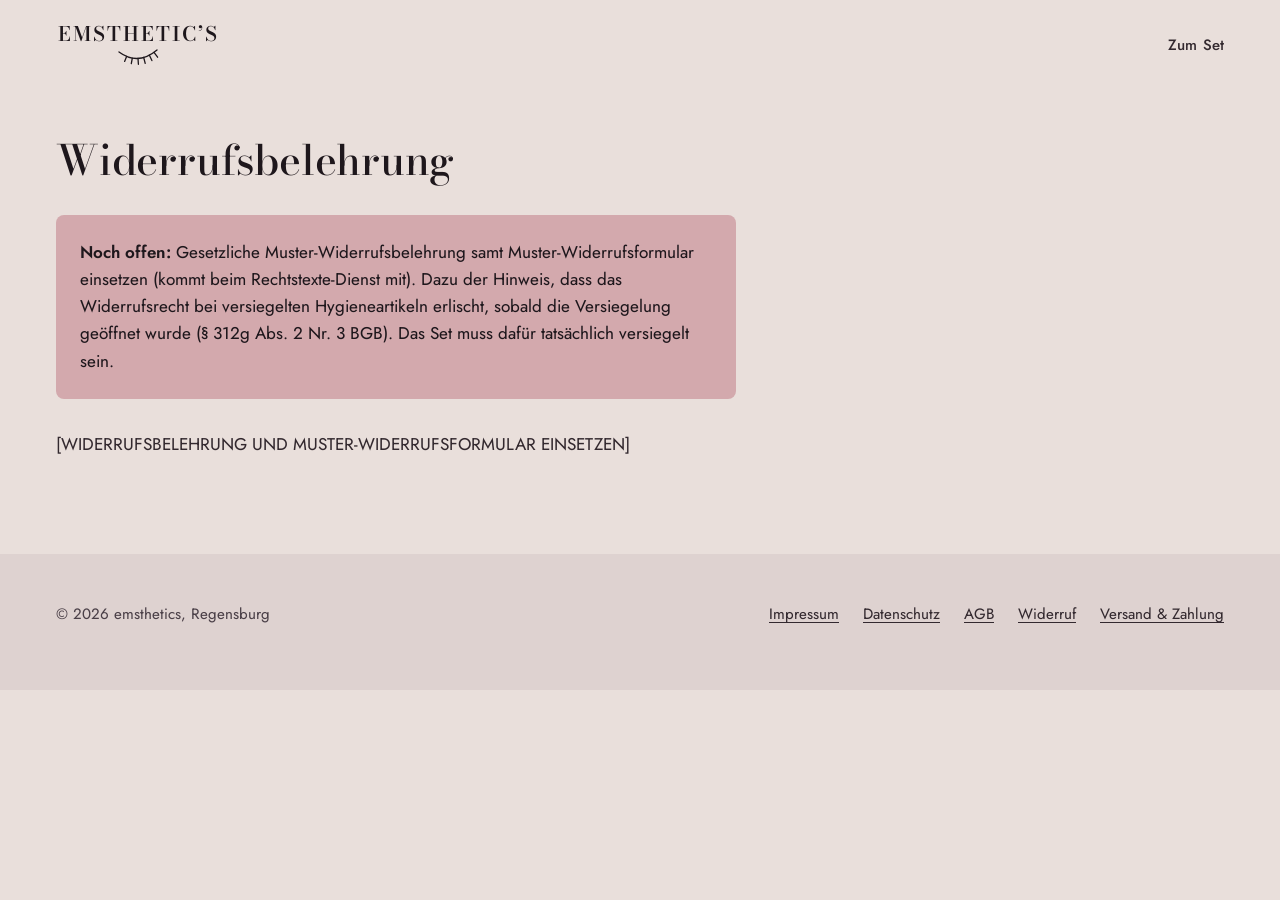
<file: widerruf.html>
<!doctype html>
<html lang="de">
<head>
  <meta charset="utf-8">
  <meta name="viewport" content="width=device-width, initial-scale=1">
  <title>Widerrufsbelehrung | emsthetics</title>
  <meta name="robots" content="noindex, nofollow">
  <link rel="icon" href="assets/img/favicon.svg" type="image/svg+xml">
  <link rel="stylesheet" href="assets/css/style.css">
</head>
<body>
  <header class="site-header">
    <div class="wrap">
      <a class="brand" href="./" aria-label="emsthetics Startseite">
        <span class="brand__word">EMSTHETIC’S</span>
        <svg class="brand__eye" viewBox="0 0 44 20" fill="none" stroke="currentColor" stroke-width="1.3" stroke-linecap="round" aria-hidden="true"><path d="M3 6Q22 20 41 4"/><path d="M10.6 10.4 8.6 15.4M16.3 12.1l-1 5.5M22 12.5l.4 5.8M27.7 11.5l1.5 5.8M33.4 9.2l2.5 5.4M38 6.4l3.6 4.8"/></svg>
      </a>
      <nav class="nav" aria-label="Hauptnavigation"><a href="./">Zum Set</a></nav>
    </div>
  </header>
  <main class="legal">
    <div class="wrap">
      <h1>Widerrufsbelehrung</h1>
      <div class="todo"><strong>Noch offen:</strong> Gesetzliche Muster-Widerrufsbelehrung samt Muster-Widerrufsformular einsetzen (kommt beim Rechtstexte-Dienst mit). Dazu der Hinweis, dass das Widerrufsrecht bei versiegelten Hygieneartikeln erlischt, sobald die Versiegelung geöffnet wurde (§ 312g Abs. 2 Nr. 3 BGB). Das Set muss dafür tatsächlich versiegelt sein.</div>
      <p>[WIDERRUFSBELEHRUNG UND MUSTER-WIDERRUFSFORMULAR EINSETZEN]</p>
    </div>
  </main>
  <footer class="site-footer">
    <div class="wrap">
      <p>© 2026 emsthetics, Regensburg</p>
      <nav aria-label="Rechtliches"><a href="impressum.html">Impressum</a><a href="datenschutz.html">Datenschutz</a><a href="agb.html">AGB</a><a href="widerruf.html">Widerruf</a><a href="versand.html">Versand &amp; Zahlung</a></nav>
    </div>
  </footer>
</body>
</html>
</file>
<file: assets/css/style.css>
/* emsthetics DIY Cluster Set
   Marke: Creme / Tinte / Puderrosa, Serifen-Wortmarke (aus dem Instagram-Logo abgeleitet).
   Regeln: 60/30/10, 8pt-Grid, randlose Flächen, keine Verläufe, kein reines Weiß/Schwarz. */

@font-face {
  font-family: "Bodoni Moda";
  font-style: normal;
  font-weight: 400 700;
  font-display: swap;
  src: url("../fonts/bodoni-moda-latin.woff2") format("woff2");
}
@font-face {
  font-family: "Jost";
  font-style: normal;
  font-weight: 300 600;
  font-display: swap;
  src: url("../fonts/jost-latin.woff2") format("woff2");
}

:root {
  color-scheme: light;

  /* 60 % */
  --cream: #e9dfdb;
  --cream-2: #ded2d0;
  --cream-3: #d2c4c4;
  /* 30 % */
  --ink: #1e171c;
  --ink-2: #33292f;
  --ink-soft: #4b4048;
  /* 10 % */
  --blush: #d3a9ad;
  --blush-2: #c79aa0;
  --rose: #74394c; /* nur fuer kleine Markierungen und Fokus */

  --serif: "Bodoni Moda", "Didot", "Bodoni 72", Georgia, serif;
  --sans: "Jost", "Futura", "Avenir Next", "Segoe UI", sans-serif;

  /* Skala x1.25, Basis 17px */
  --t-sm: 0.9375rem;
  --t-base: 1.0625rem;
  --t-md: 1.328rem;
  --t-lg: 1.66rem;
  --t-xl: clamp(1.9rem, 1.4rem + 1.8vw, 2.6rem);
  --t-2xl: clamp(2.6rem, 1.6rem + 4vw, 4.6rem);

  /* 8pt */
  --s-1: 8px;
  --s-2: 16px;
  --s-3: 24px;
  --s-4: 32px;
  --s-6: 48px;
  --s-8: 64px;
  --s-12: 96px;
  --s-16: 128px;

  --gutter: max(16px, min(5vw, 56px));
  --max: 1200px;
  --radius: 8px;
  --ease: cubic-bezier(0.22, 1, 0.36, 1);
}

*,
*::before,
*::after {
  box-sizing: border-box;
}

html {
  -webkit-text-size-adjust: 100%;
  scroll-behavior: smooth;
}
@media (prefers-reduced-motion: reduce) {
  html {
    scroll-behavior: auto;
  }
}

body {
  margin: 0;
  background: var(--cream);
  color: var(--ink);
  font-family: var(--sans);
  font-size: var(--t-base);
  font-weight: 420;
  line-height: 1.6;
  text-rendering: optimizeLegibility;
  -webkit-font-smoothing: antialiased;
}

img,
svg {
  display: block;
  max-width: 100%;
}

h1,
h2,
h3 {
  font-family: var(--serif);
  font-weight: 500;
  line-height: 1.08;
  letter-spacing: -0.005em;
  margin: 0;
  font-variation-settings: "opsz" 18;
  text-wrap: balance;
}

p {
  margin: 0;
  text-wrap: pretty;
}

a {
  color: inherit;
  text-underline-offset: 0.2em;
  text-decoration-thickness: 1px;
}

:focus-visible {
  outline: 3px solid var(--rose);
  outline-offset: 3px;
  border-radius: 4px;
}

.wrap {
  width: 100%;
  max-width: calc(var(--max) + 2 * var(--gutter));
  margin-inline: auto;
  padding-inline: var(--gutter);
}

.skip {
  position: absolute;
  left: var(--s-2);
  top: -100px;
  background: var(--ink);
  color: var(--cream);
  padding: var(--s-1) var(--s-2);
  z-index: 100;
}
.skip:focus {
  top: var(--s-2);
}

/* ---------- Wortmarke ---------- */

.brand {
  display: inline-flex;
  flex-direction: column;
  align-items: center;
  gap: 2px;
  text-decoration: none;
  color: var(--ink);
}
.brand__word {
  font-family: var(--serif);
  font-weight: 600;
  font-variation-settings: "opsz" 11;
  font-size: 1.25rem;
  letter-spacing: 0.1em;
  line-height: 1;
  padding-left: 0.1em; /* gleicht Sperrung aus */
}
.brand__eye {
  width: 44px;
  height: auto;
  color: var(--ink);
}

/* ---------- Header ---------- */

.site-header {
  padding-block: var(--s-3);
}
.site-header .wrap {
  display: flex;
  align-items: center;
  justify-content: space-between;
  gap: var(--s-3);
}
.nav {
  display: flex;
  align-items: center;
  gap: var(--s-4);
}
.nav a:not(.btn) {
  text-decoration: none;
  color: var(--ink-2);
  font-size: var(--t-sm);
  font-weight: 500;
  letter-spacing: 0.01em;
}
.nav a:not(.btn):hover {
  color: var(--ink);
  text-decoration: underline;
}
@media (max-width: 760px) {
  .nav a:not(.btn) {
    display: none;
  }
}

/* ---------- Buttons ---------- */

.btn {
  display: inline-flex;
  align-items: center;
  justify-content: center;
  gap: var(--s-1);
  min-height: 48px;
  padding: 12px 28px;
  border: 0;
  border-radius: 6px;
  background: var(--ink);
  color: var(--cream);
  font-family: var(--sans);
  font-size: var(--t-base);
  font-weight: 500;
  letter-spacing: 0.01em;
  text-decoration: none;
  cursor: pointer;
  transition: background-color 0.2s var(--ease), transform 0.2s var(--ease);
}
.btn:hover {
  background: var(--ink-2);
  transform: translateY(-1px);
}
.btn:active {
  transform: translateY(0);
}
.btn--sm {
  min-height: 40px;
  padding: 8px 18px;
  font-size: var(--t-sm);
}
.btn--blush {
  background: var(--blush);
  color: var(--ink);
}
.btn--blush:hover {
  background: var(--blush-2);
}

.link-quiet {
  color: var(--ink-2);
  font-weight: 500;
}
.link-quiet:hover {
  color: var(--ink);
}

/* ---------- Hero: Produktgalerie + Kaufinfo ---------- */

.hero {
  padding-top: var(--s-3);
  padding-bottom: var(--s-12);
}
.hero__grid {
  display: grid;
  grid-template-columns: minmax(0, 7fr) minmax(0, 5fr);
  gap: var(--s-8);
  align-items: start;
}

/* Galerie */
.pg__frame {
  position: relative;
  border-radius: 16px;
  overflow: hidden;
  background: var(--cream-2);
}
.pg__track {
  position: relative;
  display: flex;
  overflow-x: auto;
  scroll-snap-type: x mandatory;
  scrollbar-width: none;
  overscroll-behavior-x: contain;
}
.pg__track::-webkit-scrollbar {
  display: none;
}
.pg__track:focus-visible {
  outline-offset: -3px;
}
.pg__slide {
  flex: 0 0 100%;
  margin: 0;
  scroll-snap-align: start;
  aspect-ratio: 1 / 1;
}
.pg__slide img {
  width: 100%;
  height: 100%;
  object-fit: cover;
}
.pg__thumbs {
  display: flex;
  gap: var(--s-1);
  margin-top: 12px;
}
.pg__thumbs button {
  flex: 0 0 72px;
  aspect-ratio: 1 / 1;
  padding: 0;
  border: 0;
  border-radius: 8px;
  overflow: hidden;
  background: var(--cream-2);
  cursor: pointer;
  opacity: 0.55;
  transition: opacity 0.2s var(--ease), box-shadow 0.2s var(--ease);
}
.pg__thumbs button:hover {
  opacity: 0.85;
}
.pg__thumbs button[aria-current="true"] {
  opacity: 1;
  box-shadow: 0 0 0 2px var(--cream), 0 0 0 4px var(--ink);
}
.pg__thumbs img {
  width: 100%;
  height: 100%;
  object-fit: cover;
}

/* Kaufinfo */
.hero__info {
  padding-top: var(--s-4);
}
.hero__kicker {
  font-size: var(--t-sm);
  font-weight: 500;
  letter-spacing: 0.04em;
  color: var(--ink-soft);
  margin-bottom: var(--s-1);
}
.hero h1 {
  font-size: var(--t-2xl);
}
.hero__tagline {
  margin-top: var(--s-1);
  font-size: var(--t-md);
  color: var(--ink-2);
}
.hero__contents {
  margin-top: var(--s-4);
  color: var(--ink-2);
  max-width: 40ch;
}
.hero__contents strong {
  color: var(--ink);
  font-weight: 600;
}

.buy {
  margin-top: var(--s-4);
  display: grid;
  gap: var(--s-2);
  justify-items: start;
}
.price {
  display: flex;
  align-items: baseline;
  flex-wrap: wrap;
  gap: var(--s-1) var(--s-2);
}
.price__amount {
  font-family: var(--sans);
  font-size: var(--t-lg);
  font-weight: 500;
  line-height: 1;
  letter-spacing: -0.01em;
  font-variant-numeric: lining-nums tabular-nums;
}
.price__note {
  font-size: var(--t-sm);
  color: var(--ink-soft);
  max-width: 30ch;
  line-height: 1.45;
}
.buy__actions {
  display: flex;
  align-items: center;
  flex-wrap: wrap;
  gap: var(--s-2) var(--s-4);
}

.stars {
  color: var(--rose);
  letter-spacing: 0.08em;
}

.by-ems {
  margin-top: var(--s-4);
  display: flex;
  align-items: center;
  gap: var(--s-2);
  font-size: var(--t-sm);
  line-height: 1.5;
  color: var(--ink-soft);
}
.by-ems img {
  flex: none;
  width: 56px;
  height: 56px;
  border-radius: 50%;
  object-fit: cover;
}
.by-ems strong {
  color: var(--ink);
  font-weight: 600;
}

@media (max-width: 900px) {
  .hero {
    padding-top: 0;
    padding-bottom: var(--s-8);
  }
  .hero__grid {
    grid-template-columns: minmax(0, 1fr);
    gap: var(--s-3);
  }
  /* Galerie randlos, Vorschaubilder mit Abstand */
  .pg {
    margin-inline: calc(-1 * var(--gutter));
  }
  .pg__frame {
    border-radius: 0;
  }
  .pg__thumbs {
    padding-inline: var(--gutter);
  }
  .pg__thumbs button {
    flex-basis: 60px;
  }
  .hero__info {
    padding-top: 0;
  }
  .buy {
    margin-top: var(--s-3);
  }
}

/* ---------- Von Ems ---------- */

.letter {
  padding-top: var(--s-12);
  padding-bottom: var(--s-12);
}
.letter__grid {
  display: grid;
  grid-template-columns: minmax(0, 7fr) minmax(0, 4fr);
  gap: var(--s-12);
  align-items: end;
}
.letter h2 {
  font-size: var(--t-xl);
  margin-bottom: var(--s-4);
}
.letter__body {
  display: grid;
  gap: var(--s-3);
  font-size: var(--t-md);
  line-height: 1.55;
  color: var(--ink-2);
  max-width: 36ch;
}
.letter__sign {
  margin-top: var(--s-4);
  display: flex;
  align-items: center;
  gap: var(--s-2);
}
.letter__sign-name {
  font-family: var(--serif);
  font-variation-settings: "opsz" 18;
  font-size: var(--t-lg);
  font-weight: 600;
}
.letter__sign-meta {
  font-size: var(--t-sm);
  color: var(--ink-soft);
}

.letter__figure {
  margin: 0;
  align-self: end;
}
.letter__figure img {
  width: 100%;
  height: auto;
  aspect-ratio: 4 / 5;
  object-fit: cover;
  object-position: 55% 20%;
  border-radius: 14px;
  background: var(--cream-2);
}
.letter__figure figcaption {
  margin-top: var(--s-1);
  font-size: var(--t-sm);
  color: var(--ink-soft);
}

@media (max-width: 900px) {
  .letter {
    padding-top: var(--s-12);
    padding-bottom: var(--s-8);
  }
  .letter__grid {
    grid-template-columns: minmax(0, 1fr);
    gap: var(--s-6);
  }
  .letter__figure {
    max-width: 300px;
  }
}

/* ---------- Lash Map ---------- */

.map {
  background: var(--cream-2);
  padding-block: var(--s-12);
}
.map__head {
  display: flex;
  justify-content: space-between;
  align-items: end;
  gap: var(--s-4);
  flex-wrap: wrap;
  margin-bottom: var(--s-6);
}
.map__head h2 {
  font-size: var(--t-xl);
}
.map__head p {
  margin-top: var(--s-2);
  color: var(--ink-2);
  max-width: 44ch;
}

.looks {
  display: inline-flex;
  flex-wrap: wrap;
  gap: 4px;
  padding: 4px;
  background: var(--cream);
  border-radius: 10px;
}
.looks button {
  appearance: none;
  border: 0;
  background: transparent;
  color: var(--ink-2);
  font: 500 var(--t-sm) / 1 var(--sans);
  letter-spacing: 0.01em;
  padding: 12px 18px;
  min-height: 44px;
  border-radius: 7px;
  cursor: pointer;
  transition: background-color 0.2s var(--ease), color 0.2s var(--ease);
}
.looks button:hover {
  background: var(--cream-3);
  color: var(--ink);
}
.looks button[aria-selected="true"] {
  background: var(--ink);
  color: var(--cream);
}

.map__grid {
  display: grid;
  grid-template-columns: minmax(0, 7fr) minmax(0, 4fr);
  gap: var(--s-8);
  align-items: start;
}
.map__stage {
  background: var(--cream);
  border-radius: 16px;
  padding: var(--s-4) var(--s-4) var(--s-3);
}
.look-photo {
  position: relative;
  margin: 0;
}
.look-photo img {
  width: 100%;
  height: auto;
  aspect-ratio: 1200 / 805;
  object-fit: cover;
  border-radius: 10px;
  background: var(--cream-2);
  transition: opacity 0.22s var(--ease);
}
.look-photo img.is-fading {
  opacity: 0;
}
/* kleine Kennzeichnung fuer KI-Bilder */
.ki-label {
  position: absolute;
  right: 10px;
  bottom: 10px;
  padding: 2px 8px;
  border-radius: 4px;
  background: rgba(233, 223, 219, 0.88);
  color: var(--ink-2);
  font-size: 0.75rem;
  line-height: 1.5;
}
.set__photo,
.set__macro {
  position: relative;
  margin: var(--s-6) 0 0;
}
.set__macro {
  margin-top: var(--s-8);
}
.set__photo img,
.set__macro img {
  width: 100%;
  height: auto;
  border-radius: 14px;
  background: var(--cream-2);
}
.zones {
  list-style: none;
  margin: var(--s-2) 0 0;
  padding: 0;
  display: grid;
  grid-template-columns: repeat(5, 1fr);
  gap: var(--s-1);
  text-align: center;
}
.zones li {
  display: grid;
  gap: 2px;
}
.zones .mm {
  font-family: var(--sans);
  font-size: var(--t-md);
  font-weight: 500;
  line-height: 1.1;
  font-variant-numeric: lining-nums;
}
.zones .where {
  font-size: 0.8125rem;
  color: var(--ink-soft);
}

.look-text {
  font-family: var(--sans);
  font-size: var(--t-md);
  font-weight: 450;
  line-height: 1.4;
  min-height: 3.2em;
}

.steps {
  margin-top: var(--s-4);
}
.steps h3 {
  font-family: var(--sans);
  font-size: var(--t-base);
  font-weight: 600;
  letter-spacing: 0.01em;
  margin-bottom: var(--s-2);
}
.steps ol {
  margin: 0;
  padding: 0;
  list-style: none;
  counter-reset: step;
  display: grid;
  gap: var(--s-2);
}
.steps li {
  counter-increment: step;
  display: grid;
  grid-template-columns: 28px 1fr;
  gap: var(--s-1);
  color: var(--ink-2);
  line-height: 1.5;
}
.steps li::before {
  content: counter(step);
  font-family: var(--sans);
  font-weight: 600;
  color: var(--ink);
  line-height: 1.5;
}
.steps__hint {
  margin-top: var(--s-3);
  font-size: var(--t-sm);
  color: var(--ink-soft);
}

@media (max-width: 900px) {
  .map {
    padding-block: var(--s-8);
  }
  .map__grid {
    grid-template-columns: minmax(0, 1fr);
    gap: var(--s-4);
  }
  .looks {
    display: grid;
    grid-template-columns: repeat(4, minmax(0, 1fr));
    width: 100%;
  }
  .looks button {
    padding: 12px 6px;
  }
  .map__stage {
    padding: var(--s-1) var(--s-1) var(--s-2);
    margin-inline: calc(-1 * var(--s-1));
  }
  .zones .mm {
    font-size: var(--t-base);
    white-space: nowrap;
  }
  .zones .where {
    font-size: 0.75rem;
  }
}

/* ---------- Im Set ---------- */

.set {
  padding-top: var(--s-12);
  padding-bottom: var(--s-16);
}
.set__grid {
  display: grid;
  grid-template-columns: minmax(0, 4fr) minmax(0, 7fr);
  gap: var(--s-12);
}
.set__intro h2 {
  font-size: var(--t-xl);
}
.set__intro p {
  margin-top: var(--s-2);
  color: var(--ink-2);
  max-width: 30ch;
}
.contents {
  margin: 0;
  display: grid;
  gap: var(--s-4);
}
.contents > div {
  display: grid;
  grid-template-columns: minmax(0, 2fr) minmax(0, 3fr);
  gap: var(--s-1) var(--s-4);
  align-items: baseline;
}
.contents dt {
  font-family: var(--serif);
  font-variation-settings: "opsz" 18;
  font-size: var(--t-lg);
  font-weight: 600;
  line-height: 1.15;
}
.contents dd {
  margin: 0;
  color: var(--ink-2);
}
.contents > div:first-child dt {
  font-size: var(--t-xl);
}

@media (max-width: 900px) {
  .set {
    padding-top: var(--s-8);
    padding-bottom: var(--s-12);
  }
  .set__grid {
    grid-template-columns: minmax(0, 1fr);
    gap: var(--s-6);
  }
  .contents > div {
    grid-template-columns: minmax(0, 1fr);
  }
}

/* ---------- Stimmen ---------- */

.voices {
  background: var(--blush);
  padding-block: var(--s-16);
}
.voices__label {
  font-family: var(--sans);
  font-size: var(--t-sm);
  letter-spacing: 0.01em;
  font-weight: 500;
  color: var(--ink-2);
  margin-bottom: var(--s-4);
}
.voices__main {
  margin: 0;
}
.voices__main p {
  max-width: 26ch;
  font-family: var(--serif);
  font-variation-settings: "opsz" 18;
  font-size: var(--t-xl);
  font-weight: 500;
  line-height: 1.18;
  letter-spacing: -0.01em;
}
.voices footer,
.voices figcaption {
  margin-top: var(--s-2);
  font-size: var(--t-sm);
  color: var(--ink-2);
}
.voices__row {
  margin-top: var(--s-8);
  display: grid;
  grid-template-columns: minmax(0, 5fr) minmax(0, 4fr);
  gap: var(--s-8);
  align-items: end;
}
.voices__second {
  margin: 0;
  max-width: 40ch;
}
.voices__second p {
  font-size: var(--t-md);
  line-height: 1.5;
}
.rating {
  justify-self: end;
  text-align: right;
}
.rating__num {
  font-family: var(--sans);
  font-size: var(--t-2xl);
  font-weight: 400;
  letter-spacing: -0.02em;
  line-height: 1;
}
.rating p {
  margin-top: var(--s-1);
  font-size: var(--t-sm);
  color: var(--ink-2);
}

@media (max-width: 900px) {
  .voices {
    padding-block: var(--s-12);
  }
  .voices__row {
    grid-template-columns: minmax(0, 1fr);
    gap: var(--s-6);
  }
  .rating {
    justify-self: start;
    text-align: left;
  }
}

/* Galerie: drei Fotos, unterschiedlich breit und versetzt */
.gallery {
  margin-top: var(--s-12);
  display: grid;
  grid-template-columns: minmax(0, 5fr) minmax(0, 3fr) minmax(0, 4fr);
  gap: var(--s-4);
  align-items: start;
}
.gallery figure {
  margin: 0;
}
.gallery figure:nth-child(2) {
  margin-top: var(--s-12);
}
.gallery figure:nth-child(3) {
  margin-top: var(--s-4);
}
.gallery img {
  width: 100%;
  height: auto;
  aspect-ratio: 4 / 5;
  object-fit: cover;
  border-radius: 14px;
  background: var(--blush-2);
}
.gallery figcaption {
  margin-top: var(--s-1);
  font-size: var(--t-sm);
  color: var(--ink-2);
}
.studio-cta {
  margin-top: var(--s-8);
  display: flex;
  flex-wrap: wrap;
  align-items: center;
  justify-content: space-between;
  gap: var(--s-3) var(--s-6);
}
.studio-cta p {
  max-width: 52ch;
  color: var(--ink-2);
}
.studio-cta strong {
  color: var(--ink);
  font-weight: 600;
}

@media (max-width: 900px) {
  /* mobil: wischbare Reihe, die Seite selbst scrollt nicht seitlich */
  .gallery {
    margin-top: var(--s-8);
    margin-inline: calc(-1 * var(--gutter));
    padding-inline: var(--gutter);
    display: flex;
    gap: var(--s-2);
    overflow-x: auto;
    scroll-snap-type: x mandatory;
    scroll-padding-inline: var(--gutter);
    scrollbar-width: none;
  }
  .gallery::-webkit-scrollbar {
    display: none;
  }
  .gallery figure {
    flex: 0 0 72%;
    scroll-snap-align: start;
    margin-top: 0 !important;
  }
}

/* ---------- Fragen ---------- */

.faq {
  padding-top: var(--s-12);
  padding-bottom: var(--s-12);
}
.faq__grid {
  display: grid;
  grid-template-columns: minmax(0, 4fr) minmax(0, 7fr);
  gap: var(--s-12);
  align-items: start;
}
.faq h2 {
  font-size: var(--t-xl);
}
.faq__aside {
  margin-top: var(--s-2);
  color: var(--ink-2);
  max-width: 28ch;
}
.faq__list {
  display: grid;
  gap: var(--s-1);
}
.faq details {
  background: var(--cream-2);
  border-radius: var(--radius);
  transition: background-color 0.2s var(--ease);
}
.faq details[open] {
  background: var(--cream-3);
}
.faq summary {
  list-style: none;
  cursor: pointer;
  display: flex;
  justify-content: space-between;
  align-items: center;
  gap: var(--s-2);
  padding: 20px var(--s-3);
  font-family: var(--sans);
  font-size: 1.125rem;
  font-weight: 500;
  line-height: 1.35;
}
.faq summary::-webkit-details-marker {
  display: none;
}
.faq summary::after {
  content: "";
  flex: none;
  width: 14px;
  height: 14px;
  background:
    linear-gradient(var(--ink), var(--ink)) center / 14px 1.5px no-repeat,
    linear-gradient(var(--ink), var(--ink)) center / 1.5px 14px no-repeat;
  transition: transform 0.25s var(--ease);
}
.faq details[open] summary::after {
  transform: rotate(45deg);
}
.faq details > div {
  padding: 0 var(--s-3) var(--s-3);
  color: var(--ink-2);
  max-width: 62ch;
}

@media (max-width: 900px) {
  .faq__grid {
    grid-template-columns: minmax(0, 1fr);
    gap: var(--s-4);
  }
  .faq summary {
    padding: var(--s-2);
  }
  .faq details > div {
    padding: 0 var(--s-2) var(--s-2);
  }
}

/* ---------- Kaufen ---------- */

.cta {
  background: var(--ink);
  color: var(--cream);
  padding-top: var(--s-16);
  padding-bottom: var(--s-12);
}
.cta__grid {
  display: grid;
  grid-template-columns: minmax(0, 7fr) minmax(0, 4fr);
  gap: var(--s-8);
  align-items: end;
}
.cta h2 {
  font-size: var(--t-2xl);
  max-width: 12ch;
}
.cta .price__amount {
  font-size: var(--t-lg);
}
.cta .price__note,
.cta__pay {
  color: #dacfd2;
}
.cta__buy {
  display: grid;
  gap: var(--s-2);
  justify-items: start;
}
.cta__pay {
  font-size: var(--t-sm);
  max-width: 34ch;
}
.cta__alt {
  margin-top: var(--s-8);
  font-size: var(--t-sm);
  color: #dacfd2;
}
.cta__alt a {
  color: var(--cream);
}

@media (max-width: 900px) {
  .cta {
    padding-top: var(--s-12);
    padding-bottom: var(--s-8);
  }
  .cta__grid {
    grid-template-columns: minmax(0, 1fr);
    gap: var(--s-6);
  }
}

/* ---------- Footer ---------- */

.site-footer {
  background: var(--cream-2);
  padding-block: var(--s-6) var(--s-8);
  font-size: var(--t-sm);
  color: var(--ink-soft);
}
.site-footer .wrap {
  display: flex;
  flex-wrap: wrap;
  justify-content: space-between;
  gap: var(--s-3);
  align-items: start;
}
.site-footer nav {
  display: flex;
  flex-wrap: wrap;
  gap: var(--s-1) var(--s-3);
}
.site-footer a {
  color: var(--ink-2);
}

/* ---------- Sticky Kaufleiste (mobil) ---------- */

.buybar {
  position: fixed;
  left: 0;
  right: 0;
  bottom: 0;
  z-index: 50;
  display: none;
  align-items: center;
  justify-content: space-between;
  gap: var(--s-2);
  padding: 12px var(--gutter) calc(12px + env(safe-area-inset-bottom));
  background: var(--ink);
  color: var(--cream);
  transform: translateY(110%);
  transition: transform 0.35s var(--ease);
}
.buybar.is-on {
  transform: translateY(0);
}
.buybar__label {
  display: grid;
  line-height: 1.25;
  font-size: var(--t-sm);
}
.buybar__label strong {
  font-family: var(--sans);
  font-size: var(--t-md);
  font-weight: 500;
}
@media (max-width: 760px) {
  .buybar {
    display: flex;
  }
  body {
    padding-bottom: 76px;
  }
}
@media (prefers-reduced-motion: reduce) {
  .buybar {
    transition: none;
  }
}

/* ---------- Rechtsseiten ---------- */

.legal {
  padding-top: var(--s-6);
  padding-bottom: var(--s-12);
}
.legal h1 {
  font-size: var(--t-xl);
  margin-bottom: var(--s-4);
}
.legal h2 {
  font-size: var(--t-md);
  margin: var(--s-4) 0 var(--s-1);
}
.legal p,
.legal li {
  max-width: 68ch;
  color: var(--ink-2);
}
.legal p + p {
  margin-top: var(--s-2);
}
.todo {
  background: var(--blush);
  border-radius: var(--radius);
  padding: var(--s-3);
  margin-bottom: var(--s-4);
  max-width: 68ch;
}
.todo strong {
  color: var(--ink);
}
</file>
